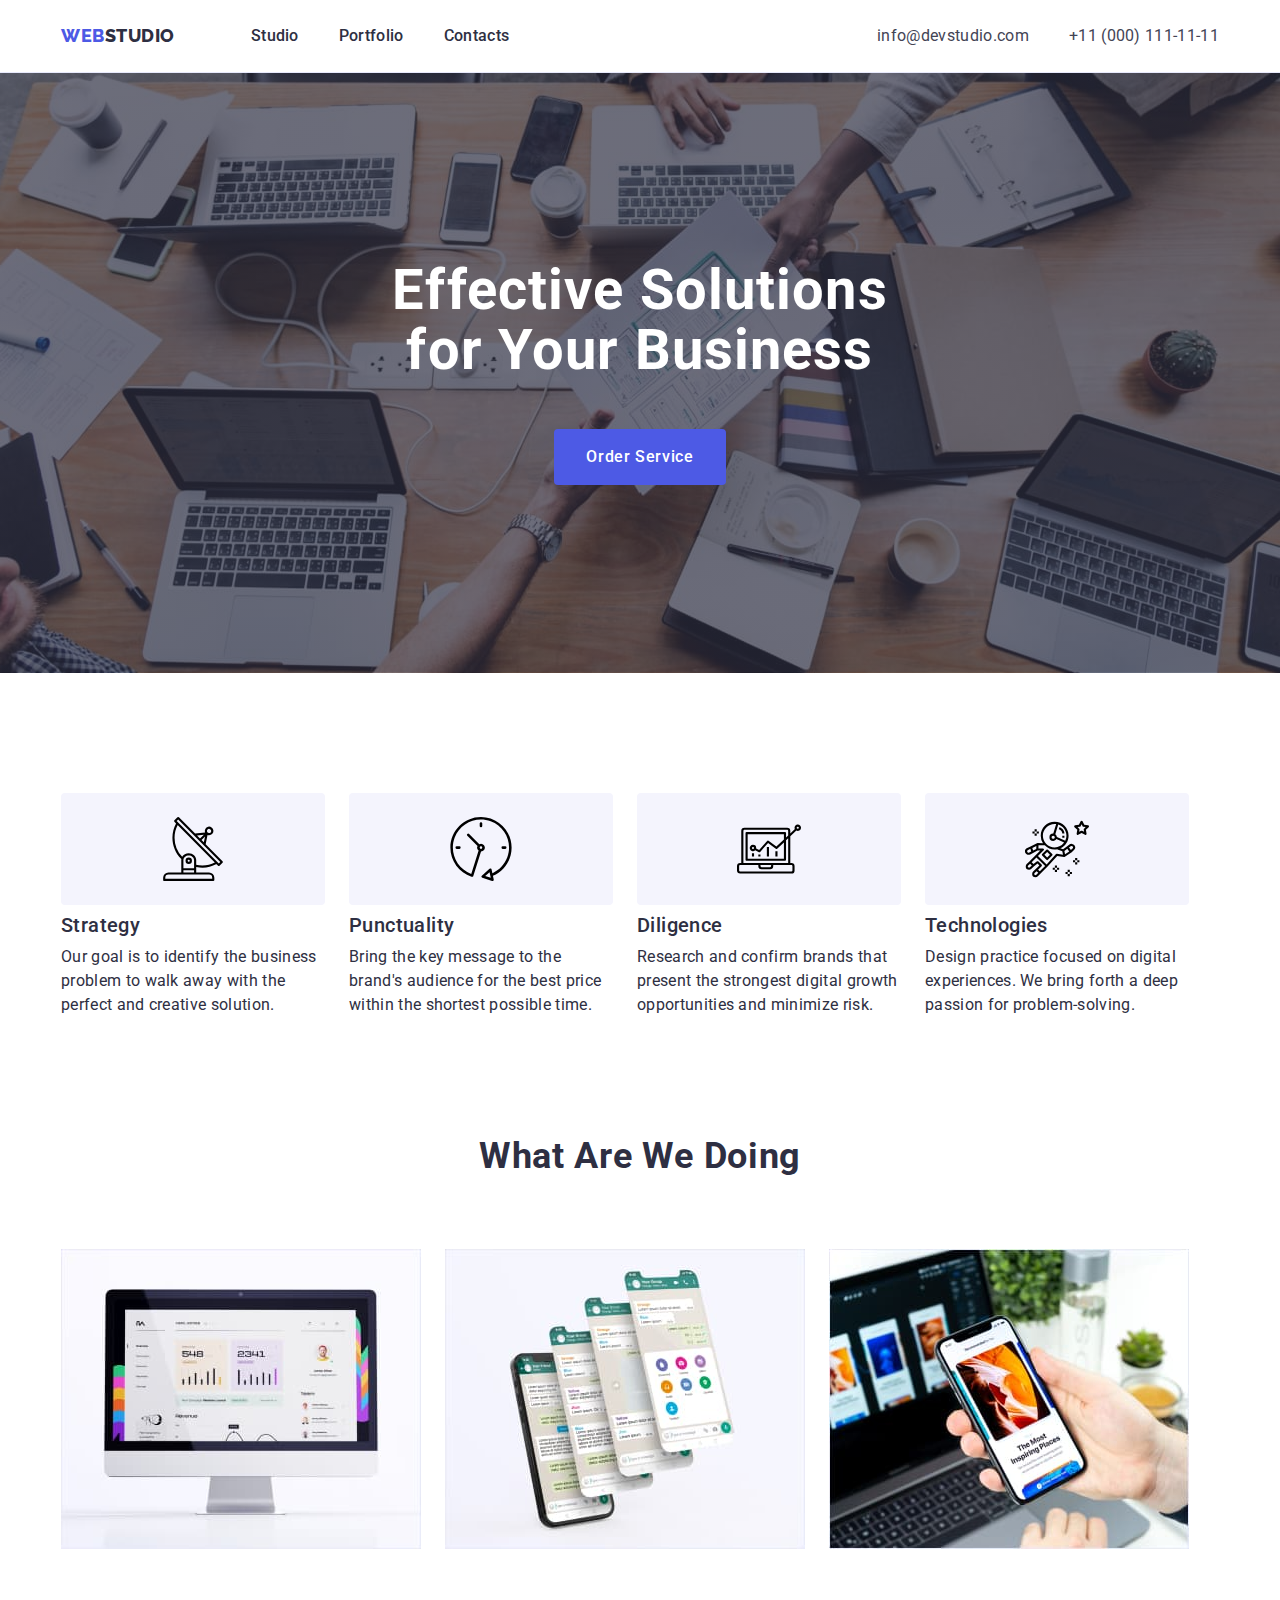
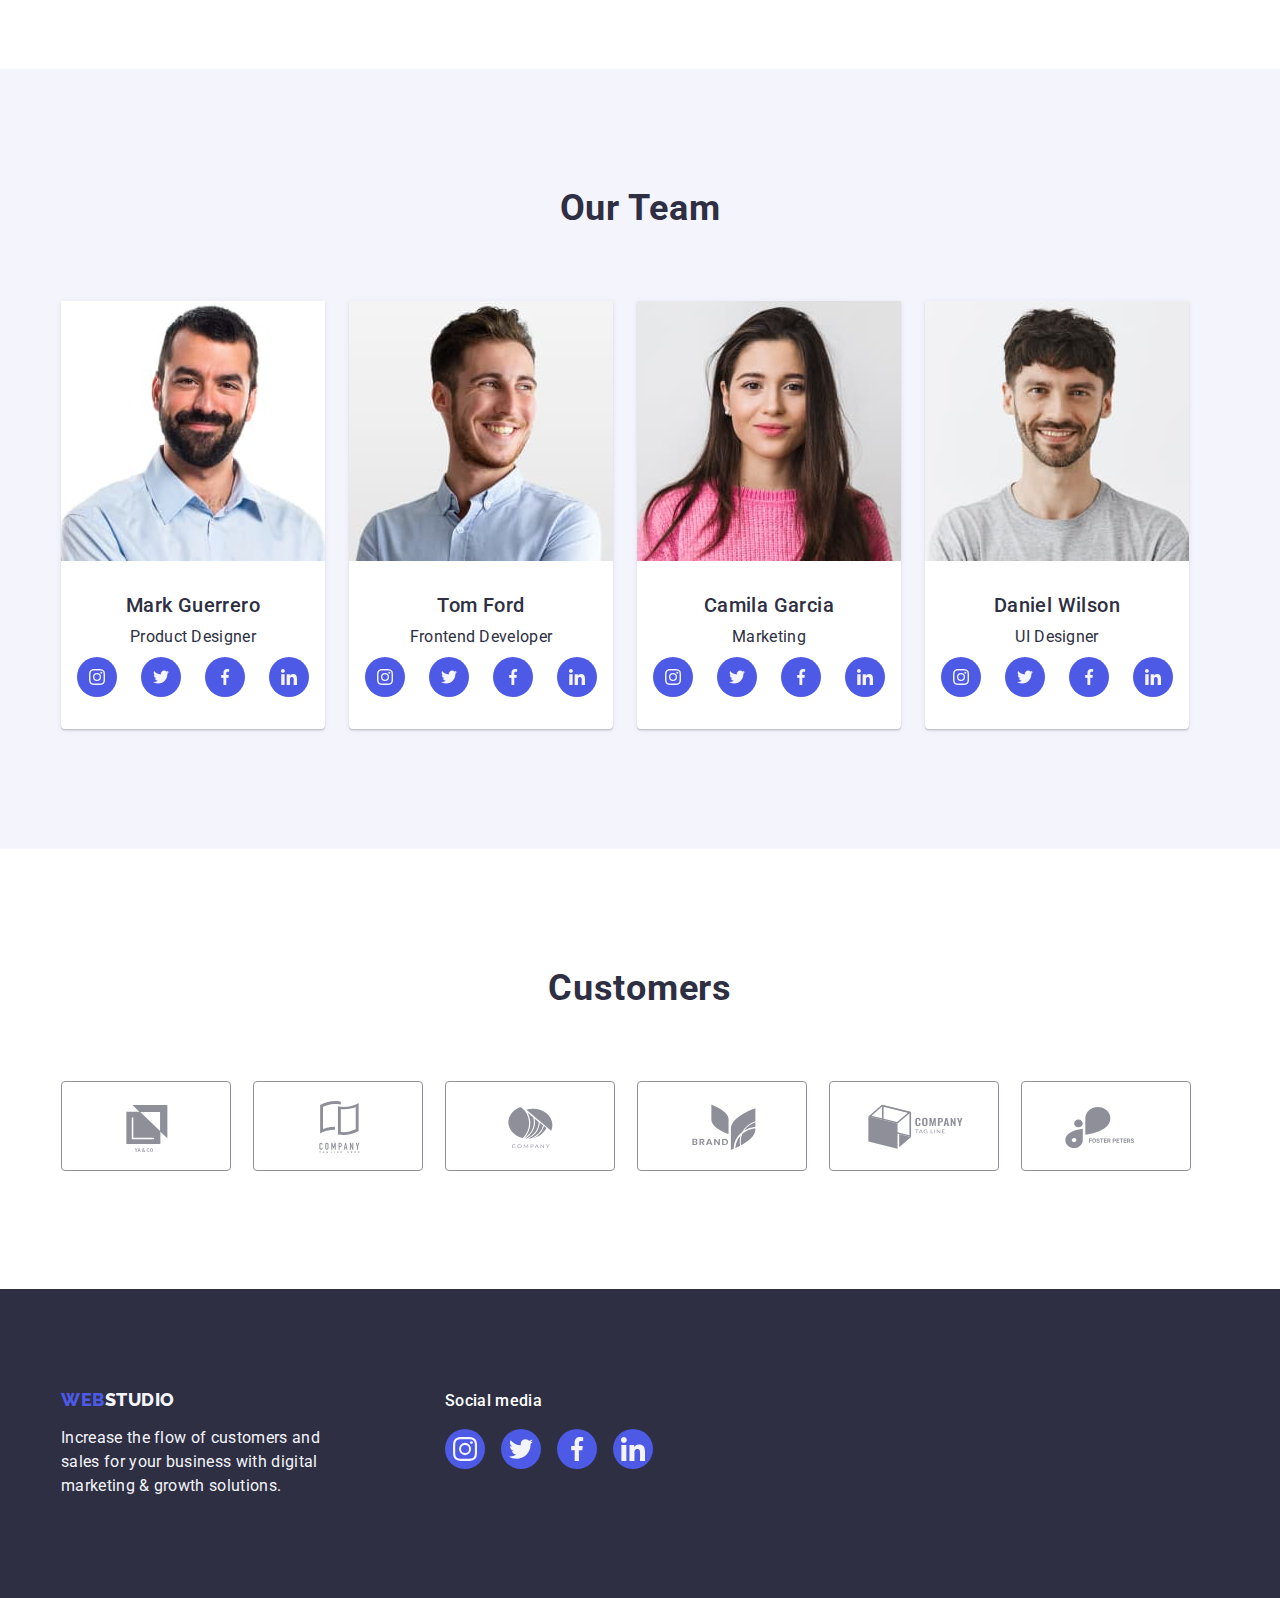
<file: index.html>
<!DOCTYPE html>
<html lang="en">
  <head>
    <meta charset="UTF-8" />
    <meta http-equiv="X-UA-Compatible" content="IE=edge" />
    <meta name="viewport" content="width=device-width, initial-scale=1.0" />
    <link rel="preconnect" href="https://fonts.googleapis.com" />
    <link rel="preconnect" href="https://fonts.gstatic.com" crossorigin />
    <link
      rel="stylesheet"
      href="https://fonts.googleapis.com/css2?family=Raleway:wght@800&family=Roboto:wght@400;500;700&display=swap"
    />
    <link
      rel="stylesheet"
      href="https://cdnjs.cloudflare.com/ajax/libs/modern-normalize/2.0.0/modern-normalize.min.css"
      integrity="sha512-4xo8blKMVCiXpTaLzQSLSw3KFOVPWhm/TRtuPVc4WG6kUgjH6J03IBuG7JZPkcWMxJ5huwaBpOpnwYElP/m6wg=="
      crossorigin="anonymous"
      referrerpolicy="no-referrer"
    />
    <link rel="stylesheet" href="./css/styles.css" />
    <title>Document</title>
  </head>

  <body>
    <header class="header">
      <div class="container">
        <nav class="site-nav">
          <a href="./index.html" class="logo link"
            >Web<span class="logo-word">Studio</span></a
          >
          <ul class="list">
            <li>
              <a href="./index.html" class="list-item link">Studio</a>
            </li>
            <li>
              <a href="./portfolio.html" class="list-item link">Portfolio</a>
            </li>
            <li>
              <a href="" class="list-item link">Contacts</a>
            </li>
          </ul>
        </nav>

        <address class="address-nav">
          <ul class="list">
            <li class="list-item">
              <a href="mailto:info@devstudio.com" class="link"
                >info@devstudio.com</a
              >
            </li>
            <li class="list-item">
              <a href="tel:+110001111111" class="link">+11 (000) 111-11-11</a>
            </li>
          </ul>
        </address>
      </div>
    </header>

    <main>
      <section class="hero">
        <div class="hero-container container">
          <h1 class="header">Effective Solutions for Your Business</h1>
          <button type="button" class="button">Order Service</button>
        </div>
      </section>

      <section class="traits">
        <div class="container">
          <h2 class="visually-hidden">Our traits</h2>
          <ul class="list">
            <li class="list-item">
              <div class="traits-icon-container">
                <svg class="traits-icon" width="64" height="64">
                  <use href="./images/icons.svg#strategy"></use>
                </svg>
              </div>
              <h3 class="header">Strategy</h3>
              <p class="paragraph">
                Our goal is to identify the business problem to walk away with
                the perfect and creative solution.
              </p>
            </li>
            <li class="list-item">
              <div class="traits-icon-container">
                <svg class="traits-icon" width="64" height="64">
                  <use href="./images/icons.svg#punctuality"></use>
                </svg>
              </div>
              <h3 class="header">Punctuality</h3>
              <p class="paragraph">
                Bring the key message to the brand's audience for the best price
                within the shortest possible time.
              </p>
            </li>
            <li class="list-item">
              <div class="traits-icon-container">
                <svg class="traits-icon" width="64" height="64">
                  <use href="./images/icons.svg#diligence"></use>
                </svg>
              </div>
              <h3 class="header">Diligence</h3>
              <p class="paragraph">
                Research and confirm brands that present the strongest digital
                growth opportunities and minimize risk.
              </p>
            </li>
            <li class="list-item">
              <div class="traits-icon-container">
                <svg class="traits-icon" width="64" height="64">
                  <use href="./images/icons.svg#technologies"></use>
                </svg>
              </div>
              <h3 class="header">Technologies</h3>
              <p class="paragraph">
                Design practice focused on digital experiences. We bring forth a
                deep passion for problem-solving.
              </p>
            </li>
          </ul>
        </div>
      </section>

      <section class="projects">
        <div class="container">
          <h2 class="header">What are we doing</h2>
          <ul class="list">
            <li class="projects-item">
              <img
                src="./images/what_we_doing_img_1.jpg"
                alt="Screen with charts"
                width="360"
              />
            </li>
            <li class="projects-item">
              <img
                src="./images/what_we_doing_img_2.jpg"
                alt="Smartphone with messenger"
                width="360"
              />
            </li>
            <li class="projects-item">
              <img
                src="./images/what_we_doing_img_3.jpg"
                alt="Smartphone and laptop demonstrating app"
                width="360"
              />
            </li>
          </ul>
        </div>
      </section>

      <section class="team">
        <div class="container">
          <h2 class="header">Our Team</h2>
          <ul class="list">
            <li class="member-card">
              <img
                src="./images/our_team_1.jpg"
                alt="Product Designer"
                width="264"
              />
              <div class="member-text">
                <h3 class="member-name">Mark Guerrero</h3>
                <p class="member-role">Product Designer</p>
                <ul class="member-icons">
                  <li class="member-icon-container">
                    <a href="instagram.com" class="member-icon-link">
                      <svg class="member-icon" width="16" height="16">
                        <use href="./images/icons.svg#instagram"></use>
                      </svg>
                    </a>
                  </li>
                  <li class="member-icon-container">
                    <a href="twitter.com" class="member-icon-link">
                      <svg class="member-icon" width="16" height="16">
                        <use href="./images/icons.svg#twitter"></use>
                      </svg>
                    </a>
                  </li>
                  <li class="member-icon-container">
                    <a href="facebook.com" class="member-icon-link">
                      <svg class="member-icon" width="16" height="16">
                        <use href="./images/icons.svg#facebook"></use>
                      </svg>
                    </a>
                  </li>
                  <li class="member-icon-container">
                    <a href="linkedin.com" class="member-icon-link">
                      <svg class="member-icon" width="16" height="16">
                        <use href="./images/icons.svg#linkedin"></use>
                      </svg>
                    </a>
                  </li>
                </ul>
              </div>
            </li>
            <li class="member-card">
              <img
                src="./images/our_team_2.jpg"
                alt="Frontend Developer"
                width="264"
              />
              <div class="member-text">
                <h3 class="member-name">Tom Ford</h3>
                <p class="member-role">Frontend Developer</p>
                <ul class="member-icons">
                  <li class="member-icon-container">
                    <a href="instagram.com" class="member-icon-link">
                      <svg class="member-icon" width="16" height="16">
                        <use href="./images/icons.svg#instagram"></use>
                      </svg>
                    </a>
                  </li>
                  <li class="member-icon-container">
                    <a href="twitter.com" class="member-icon-link">
                      <svg class="member-icon" width="16" height="16">
                        <use href="./images/icons.svg#twitter"></use>
                      </svg>
                    </a>
                  </li>
                  <li class="member-icon-container">
                    <a href="facebook.com" class="member-icon-link">
                      <svg class="member-icon" width="16" height="16">
                        <use href="./images/icons.svg#facebook"></use>
                      </svg>
                    </a>
                  </li>
                  <li class="member-icon-container">
                    <a href="linkedin.com" class="member-icon-link">
                      <svg class="member-icon" width="16" height="16">
                        <use href="./images/icons.svg#linkedin"></use>
                      </svg>
                    </a>
                  </li>
                </ul>
              </div>
            </li>
            <li class="member-card">
              <img src="./images/our_team_3.jpg" alt="Marketing" width="264" />
              <div class="member-text">
                <h3 class="member-name">Camila Garcia</h3>
                <p class="member-role">Marketing</p>
                <ul class="member-icons">
                  <li class="member-icon-container">
                    <a href="instagram.com" class="member-icon-link">
                      <svg class="member-icon" width="16" height="16">
                        <use href="./images/icons.svg#instagram"></use>
                      </svg>
                    </a>
                  </li>
                  <li class="member-icon-container">
                    <a href="twitter.com" class="member-icon-link">
                      <svg class="member-icon" width="16" height="16">
                        <use href="./images/icons.svg#twitter"></use>
                      </svg>
                    </a>
                  </li>
                  <li class="member-icon-container">
                    <a href="facebook.com" class="member-icon-link">
                      <svg class="member-icon" width="16" height="16">
                        <use href="./images/icons.svg#facebook"></use>
                      </svg>
                    </a>
                  </li>
                  <li class="member-icon-container">
                    <a href="linkedin.com" class="member-icon-link">
                      <svg class="member-icon" width="16" height="16">
                        <use href="./images/icons.svg#linkedin"></use>
                      </svg>
                    </a>
                  </li>
                </ul>
              </div>
            </li>
            <li class="member-card">
              <img
                src="./images/our_team_4.jpg"
                alt="UI Designer"
                width="264"
              />
              <div class="member-text">
                <h3 class="member-name">Daniel Wilson</h3>
                <p class="member-role">UI Designer</p>
                <ul class="member-icons">
                  <li class="member-icon-container">
                    <a href="instagram.com" class="member-icon-link">
                      <svg class="member-icon" width="16" height="16">
                        <use href="./images/icons.svg#instagram"></use>
                      </svg>
                    </a>
                  </li>
                  <li class="member-icon-container">
                    <a href="twitter.com" class="member-icon-link">
                      <svg class="member-icon" width="16" height="16">
                        <use href="./images/icons.svg#twitter"></use>
                      </svg>
                    </a>
                  </li>
                  <li class="member-icon-container">
                    <a href="facebook.com" class="member-icon-link">
                      <svg class="member-icon" width="16" height="16">
                        <use href="./images/icons.svg#facebook"></use>
                      </svg>
                    </a>
                  </li>
                  <li class="member-icon-container">
                    <a href="linkedin.com" class="member-icon-link">
                      <svg class="member-icon" width="16" height="16">
                        <use href="./images/icons.svg#linkedin"></use>
                      </svg>
                    </a>
                  </li>
                </ul>
              </div>
            </li>
          </ul>
        </div>
      </section>

      <section class="customers">
        <div class="container">
          <h2 class="header">Customers</h2>
          <ul class="customers-list">
            <li class="customer-icon-container">
              <a href="" class="customer-icon-link link">
                <svg class="customer-icon" width="104" height="56">
                  <use href="./images/icons.svg#customer_1"></use>
                </svg>
              </a>
            </li>
            <li class="customer-icon-container">
              <a href="" class="customer-icon-link link">
                <svg class="customer-icon" width="104" height="56">
                  <use href="./images/icons.svg#customer_2"></use>
                </svg>
              </a>
            </li>
            <li class="customer-icon-container">
              <a href="" class="customer-icon-link link">
                <svg class="customer-icon" width="104" height="56">
                  <use href="./images/icons.svg#customer_3"></use>
                </svg>
              </a>
            </li>
            <li class="customer-icon-container">
              <a href="" class="customer-icon-link link">
                <svg class="customer-icon" width="104" height="56">
                  <use href="./images/icons.svg#customer_4"></use>
                </svg>
              </a>
            </li>
            <li class="customer-icon-container">
              <a href="" class="customer-icon-link link">
                <svg class="customer-icon" width="104" height="56">
                  <use href="./images/icons.svg#customer_5"></use>
                </svg>
              </a>
            </li>
            <li class="customer-icon-container">
              <a href="" class="customer-icon-link link">
                <svg class="customer-icon" width="104" height="56">
                  <use href="./images/icons.svg#customer_6"></use>
                </svg>
              </a>
            </li>
          </ul>
        </div>
      </section>
    </main>
    <footer class="footer">
      <div class="container">
        <div class="footer-left">
          <a href="./index.html" class="logo link"
            >Web<span class="logo-word">Studio</span></a
          >
          <p class="footer-text">
            Increase the flow of customers and sales for your business with
            digital marketing & growth solutions.
          </p>
        </div>
        <div class="footer-socials">
          <p class="socials-header">Social media</p>
          <ul class="footer-socials-icons list">
            <li class="footer-icon-container">
              <a href="instagram.com" class="footer-icon-link">
                <svg class="footer-icon" width="24" height="24">
                  <use href="./images/icons.svg#instagram"></use>
                </svg>
              </a>
            </li>
            <li class="footer-icon-container">
              <a href="twitter.com" class="footer-icon-link">
                <svg class="footer-icon" width="24" height="24">
                  <use href="./images/icons.svg#twitter"></use>
                </svg>
              </a>
            </li>
            <li class="footer-icon-container">
              <a href="facebook.com" class="footer-icon-link">
                <svg class="footer-icon" width="24" height="24">
                  <use href="./images/icons.svg#facebook"></use>
                </svg>
              </a>
            </li>
            <li class="footer-icon-container">
              <a href="linkedin.com" class="footer-icon-link">
                <svg class="footer-icon" width="24" height="24">
                  <use href="./images/icons.svg#linkedin"></use>
                </svg>
              </a>
            </li>
          </ul>
        </div>
      </div>
    </footer>
  </body>
</html>
</file>
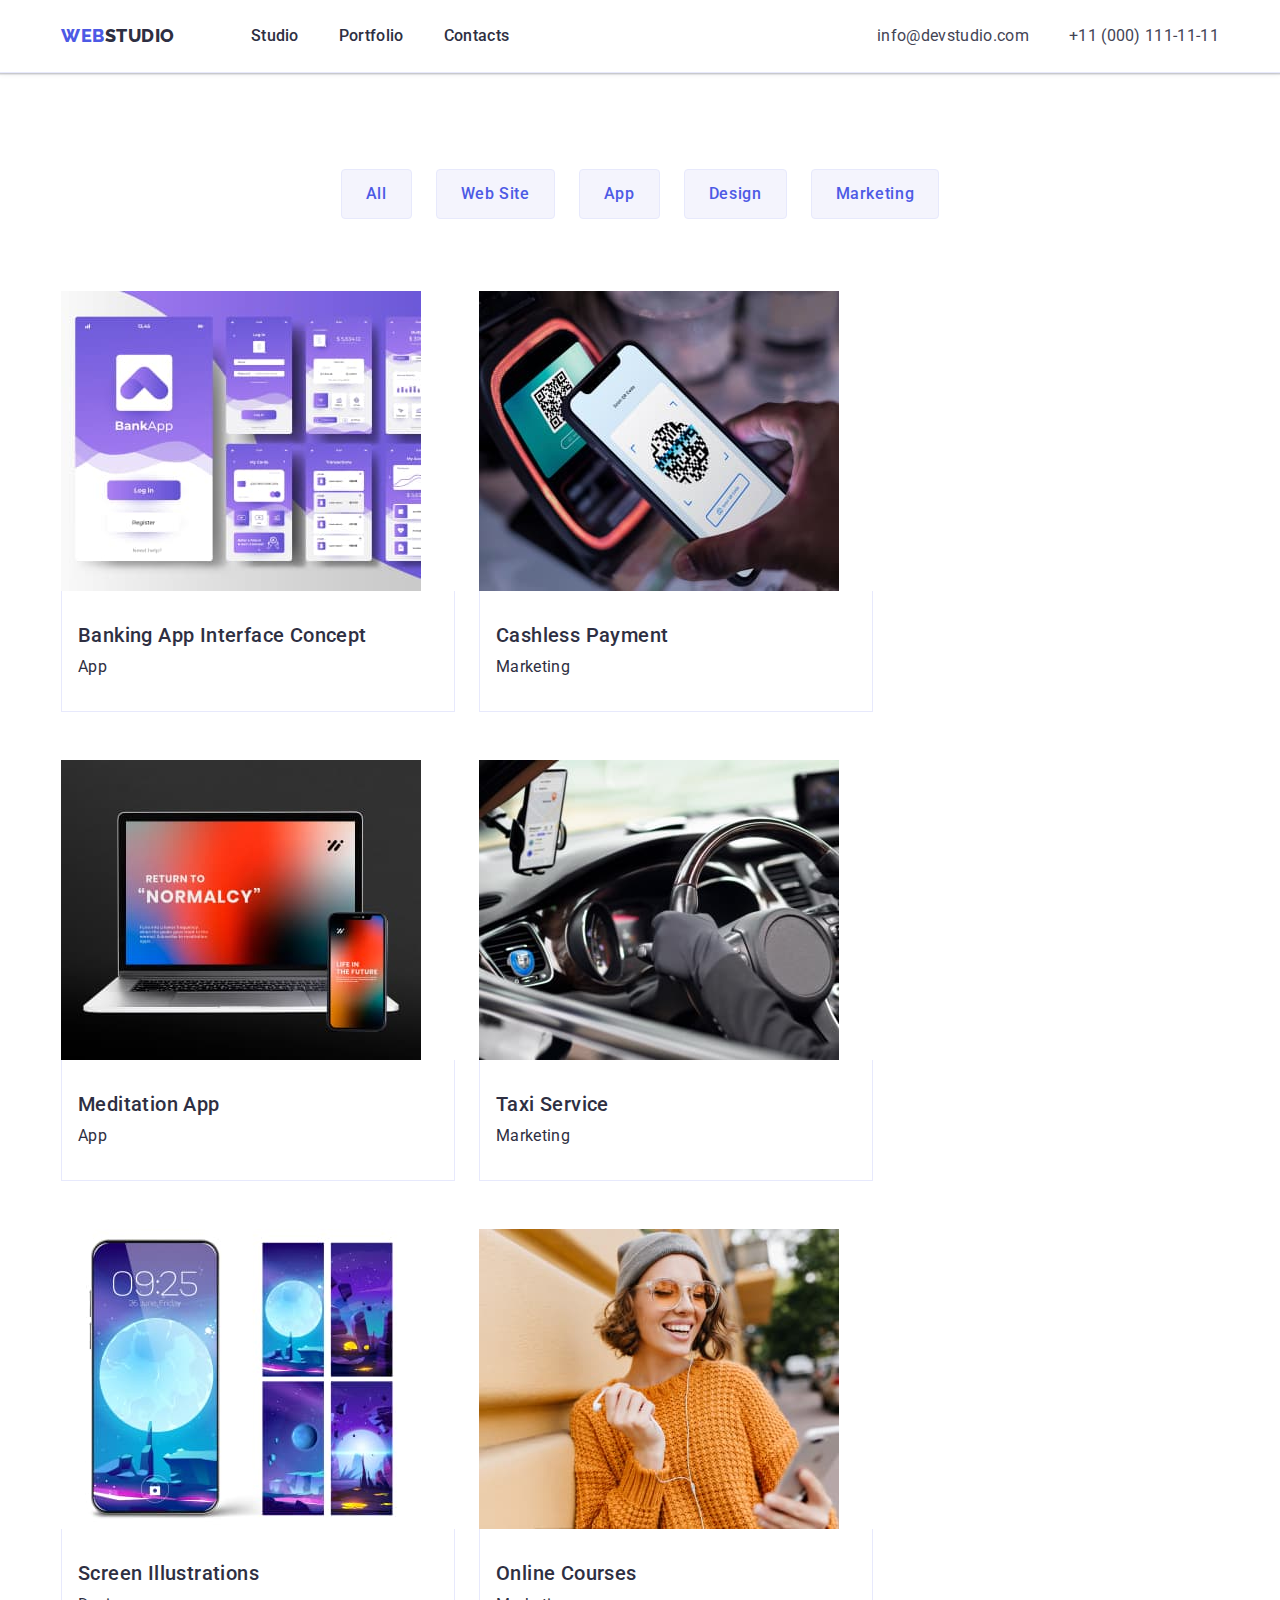
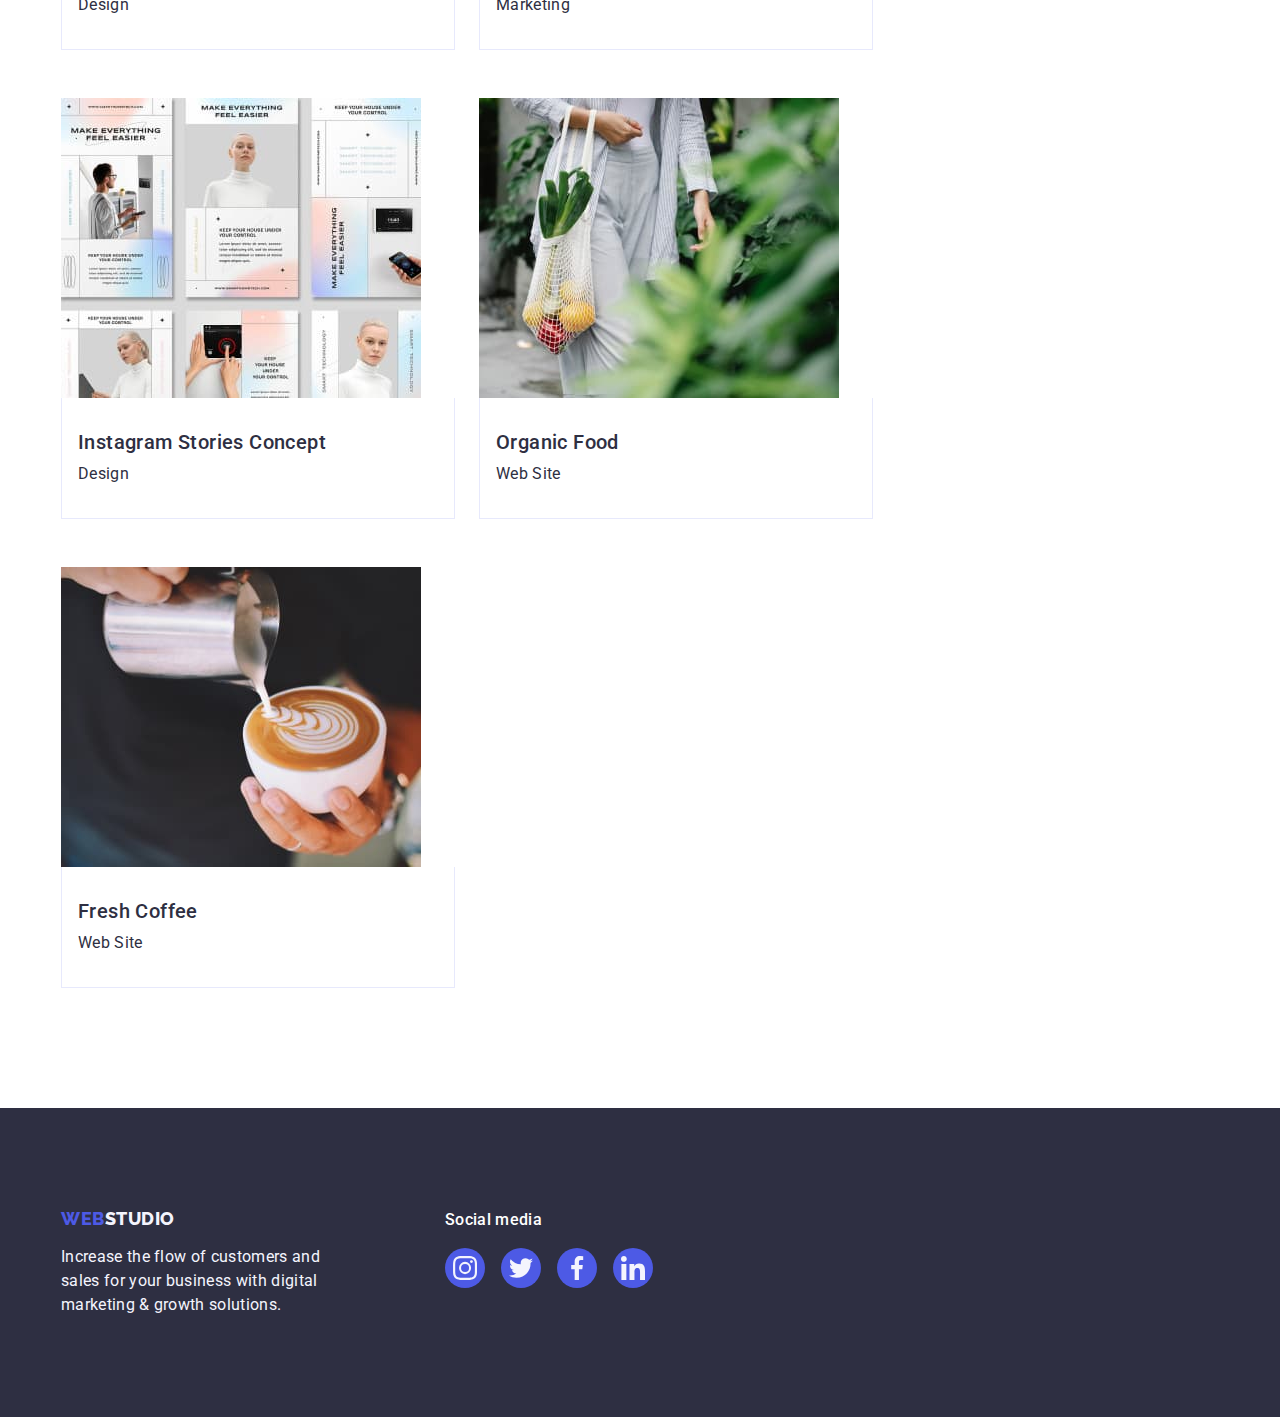
<file: portfolio.html>
<!DOCTYPE html>
<html lang="en">
  <head>
    <meta charset="UTF-8" />
    <meta http-equiv="X-UA-Compatible" content="IE=edge" />
    <meta name="viewport" content="width=device-width, initial-scale=1.0" />
    <link rel="preconnect" href="https://fonts.googleapis.com" />
    <link rel="preconnect" href="https://fonts.gstatic.com" crossorigin />
    <link
      rel="stylesheet"
      href="https://fonts.googleapis.com/css2?family=Raleway:wght@800&family=Roboto:wght@400;500;700&display=swap"
    />
    <link
      rel="stylesheet"
      href="https://cdnjs.cloudflare.com/ajax/libs/modern-normalize/2.0.0/modern-normalize.min.css"
      integrity="sha512-4xo8blKMVCiXpTaLzQSLSw3KFOVPWhm/TRtuPVc4WG6kUgjH6J03IBuG7JZPkcWMxJ5huwaBpOpnwYElP/m6wg=="
      crossorigin="anonymous"
      referrerpolicy="no-referrer"
    />
    <link rel="stylesheet" href="./css/styles.css" />
    <title>Document</title>
  </head>

  <body>
    <header class="header">
      <div class="container">
        <nav class="site-nav">
          <a href="./index.html" class="logo link"
            >Web<span class="logo-word">Studio</span></a
          >
          <ul class="list">
            <li>
              <a href="./index.html" class="list-item link">Studio</a>
            </li>
            <li>
              <a href="./portfolio.html" class="list-item link">Portfolio</a>
            </li>
            <li>
              <a href="" class="list-item link">Contacts</a>
            </li>
          </ul>
        </nav>

        <address class="address-nav">
          <ul class="list">
            <li class="list-item">
              <a href="mailto:info@devstudio.com" class="link"
                >info@devstudio.com</a
              >
            </li>
            <li class="list-item">
              <a href="tel:+110001111111" class="link">+11 (000) 111-11-11</a>
            </li>
          </ul>
        </address>
      </div>
    </header>

    <main>
      <section class="portfolio">
        <div class="container">
          <h1 class="visually-hidden">Portfolio</h1>
          <ul class="button-list list">
            <li>
              <button type="button" class="filter-button">All</button>
            </li>
            <li>
              <button type="button" class="filter-button">Web Site</button>
            </li>
            <li>
              <button type="button" class="filter-button">App</button>
            </li>
            <li>
              <button type="button" class="filter-button">Design</button>
            </li>
            <li>
              <button type="button" class="filter-button">Marketing</button>
            </li>
          </ul>

          <ul class="projects-list list">
            <li class="portfolio-item">
              <a href="" class="link">
                <img
                  src="./images/banking_app.jpg"
                  alt="Banking App Interface Concept"
                  width="360"
                />
                <div class="portfolio-item-text">
                  <h2 class="header">Banking App Interface Concept</h2>
                  <p class="text">App</p>
                </div>
              </a>
            </li>
            <li class="portfolio-item">
              <a href="" class="link">
                <img
                  src="./images/cashless_payment.jpg"
                  alt="Cashless Payment"
                  width="360"
                />
                <div class="portfolio-item-text">
                  <h2 class="header">Cashless Payment</h2>
                  <p class="text">Marketing</p>
                </div>
              </a>
            </li>
            <li class="portfolio-item">
              <a href="" class="link">
                <img
                  src="./images/meditation_app.jpg"
                  alt="Meditation App"
                  width="360"
                />
                <div class="portfolio-item-text">
                  <h2 class="header">Meditation App</h2>
                  <p class="text">App</p>
                </div>
              </a>
            </li>
            <li class="portfolio-item">
              <a href="" class="link">
                <img
                  src="./images/taxi_service.jpg"
                  alt="Taxi Service"
                  width="360"
                />
                <div class="portfolio-item-text">
                  <h2 class="header">Taxi Service</h2>
                  <p class="text">Marketing</p>
                </div>
              </a>
            </li>
            <li class="portfolio-item">
              <a href="" class="link">
                <img
                  src="./images/screen_illustrations.jpg"
                  alt="Screen Illustrations"
                  width="360"
                />
                <div class="portfolio-item-text">
                  <h2 class="header">Screen Illustrations</h2>
                  <p class="text">Design</p>
                </div>
              </a>
            </li>
            <li class="portfolio-item">
              <a href="" class="link">
                <img
                  src="./images/online_courses.jpg"
                  alt="Online Courses"
                  width="360"
                />
                <div class="portfolio-item-text">
                  <h2 class="header">Online Courses</h2>
                  <p class="text">Marketing</p>
                </div>
              </a>
            </li>
            <li class="portfolio-item">
              <a href="" class="link">
                <img
                  src="./images/instagram_stories.jpg"
                  alt="Instagram Stories Concept"
                  width="360"
                />
                <div class="portfolio-item-text">
                  <h2 class="header">Instagram Stories Concept</h2>
                  <p class="text">Design</p>
                </div>
              </a>
            </li>
            <li class="portfolio-item">
              <a href="" class="link">
                <img
                  src="./images/organic_food.jpg"
                  alt="Organic Food"
                  width="360"
                />
                <div class="portfolio-item-text">
                  <h2 class="header">Organic Food</h2>
                  <p class="text">Web Site</p>
                </div>
              </a>
            </li>
            <li class="portfolio-item">
              <a href="" class="link">
                <img
                  src="./images/fresh_coffee.jpg"
                  alt="Fresh Coffee"
                  width="360"
                />
                <div class="portfolio-item-text">
                  <h2 class="header">Fresh Coffee</h2>
                  <p class="text">Web Site</p>
                </div>
              </a>
            </li>
          </ul>
        </div>
      </section>
    </main>

    <footer class="footer">
      <div class="container">
        <div class="footer-left">
          <a href="./index.html" class="logo link"
            >Web<span class="logo-word">Studio</span></a
          >
          <p class="footer-text">
            Increase the flow of customers and sales for your business with
            digital marketing & growth solutions.
          </p>
        </div>
        <div class="footer-socials">
          <p class="socials-header">Social media</p>
          <ul class="footer-socials-icons list">
            <li class="footer-icon-container">
              <a href="instagram.com" class="footer-icon-link">
                <svg class="footer-icon" width="24" height="24">
                  <use href="./images/icons.svg#instagram"></use>
                </svg>
              </a>
            </li>
            <li class="footer-icon-container">
              <a href="twitter.com" class="footer-icon-link">
                <svg class="footer-icon" width="24" height="24">
                  <use href="./images/icons.svg#twitter"></use>
                </svg>
              </a>
            </li>
            <li class="footer-icon-container">
              <a href="facebook.com" class="footer-icon-link">
                <svg class="footer-icon" width="24" height="24">
                  <use href="./images/icons.svg#facebook"></use>
                </svg>
              </a>
            </li>
            <li class="footer-icon-container">
              <a href="linkedin.com" class="footer-icon-link">
                <svg class="footer-icon" width="24" height="24">
                  <use href="./images/icons.svg#linkedin"></use>
                </svg>
              </a>
            </li>
          </ul>
        </div>
      </div>
    </footer>
  </body>
</html>
</file>
<file: css/styles.css>
:root {
  --main-blue-color: #4d5ae5;
  --main-header-color: #2e2f42;
  --main-text-color: #434455;
  --link-hover-color: #404bbf;
  --cloud: #f4f4fd;
  --cornflower: #e7e9fc;
  --light-slate: #8e8f99;
}

/* Reset */

h1,
h2,
h3,
ul,
li,
p {
  color: var(--main-header-color);
  margin: 0;
  padding: 0;
}

body {
  margin: 0;
  font-family: 'Roboto', sans-serif;
  font-size: 16px;
  line-height: 1.5;
  letter-spacing: 0.02em;
  color: var(--main-text-color);
  background-color: #ffffff;
}

ul {
  list-style: none;
}

img {
  display: block;
}

.visually-hidden {
  position: absolute;
  width: 1px;
  height: 1px;
  margin: -1px;
  border: 0;
  padding: 0;

  white-space: nowrap;
  clip-path: inset(100%);
  clip: rect(0 0 0 0);
  overflow: hidden;
}

.container {
  width: 1158px;
  padding: 0 15px;
  margin: 0 auto;
}

header {
  border-bottom: 1px solid var(--cornflower);
  box-shadow: 0px 2px 1px rgba(46, 47, 66, 0.08),
    0px 1px 1px rgba(46, 47, 66, 0.16), 0px 1px 6px rgba(46, 47, 66, 0.08);
}

header .container {
  display: flex;
}

header .list-item {
  padding: 24px 0;
}

.link {
  text-decoration: none;
}

.button-list {
  display: flex;
  gap: 24px;
  margin-bottom: 72px;
  justify-content: center;
}

.projects-list {
  display: flex;
  flex-wrap: wrap;
  column-gap: 24px;
  row-gap: 48px;
}

.portfolio {
  padding-top: 96px;
  padding-bottom: 120px;
}

.portfolio .container {
  display: flex;
  flex-direction: column;
  align-items: center;
}

.filter-button {
  color: var(--main-blue-color);
  background-color: var(--cloud);
  border-color: transparent;
  font-family: 'Roboto', sans-serif;
  font-style: normal;
  font-weight: 500;
  font-size: 16px;
  line-height: 1.5;
  letter-spacing: 0.04em;
  cursor: pointer;
  padding: 12px 24px;
  border-radius: 4px;
  border: 1px solid var(--cornflower);
}

.portfolio-item .header {
  color: var(--main-header-color);
  font-family: 'Roboto', sans-serif;
  font-style: normal;
  font-weight: 500;
  font-size: 20px;
  line-height: 1.2;
  letter-spacing: 0.02em;
  margin-bottom: 8px;
}

.filter-button:hover,
.filter-button:focus {
  color: #ffffff;
  background-color: var(--link-hover-color);
  border: 1px solid transparent;
  box-shadow: 0px 3px 1px rgba(0, 0, 0, 0.1), 0px 2px 1px rgba(0, 0, 0, 0.08),
    0px 2px 2px rgba(0, 0, 0, 0.12);
}

.portfolio-item .link {
  display: block;
}

.portfolio-item .link:hover,
.portfolio-item .link:focus {
  box-shadow: 0px 1px 6px rgba(46, 47, 66, 0.08),
    0px 1px 1px rgba(46, 47, 66, 0.16), 0px 2px 1px rgba(46, 47, 66, 0.08);
}

.portfolio-item-text {
  color: var(--main-text-color);
  width: 360px;
  padding: 32px 16px;
  border: 1px solid var(--cornflower);
  border-top: 0;
}

.logo {
  color: var(--main-blue-color);
  font-family: 'Raleway', sans-serif;
  font-weight: 800;
  font-size: 18px;
  line-height: 1.17;
  letter-spacing: 0.03em;
  text-transform: uppercase;
  margin-right: 76px;
}

.logo-word {
  color: var(--main-header-color);
}

.site-nav {
  width: 261px;
  display: flex;
  align-items: center;
}

.site-nav .list {
  display: flex;
  gap: 40px;
}

.site-nav .list .link {
  color: var(--main-header-color);
  font-weight: 500;
  font-size: 16px;
  line-height: 1.5;
  letter-spacing: 0.02em;
}

.button {
  display: flex;
  border: none;
}

.site-nav .list .link:hover,
.site-nav .list .link:focus {
  color: var(--link-hover-color);
}

.address-nav {
  font-style: normal;
  margin-left: auto;
}

.address-nav .list {
  display: flex;
  gap: 40px;
}

.address-nav .link {
  color: var(--main-text-color);
}

.address-nav .link:hover,
.address-nav .link:focus {
  color: var(--link-hover-color);
}

.hero {
  padding: 188px 0;
  background-image: linear-gradient(
      rgba(46, 47, 66, 0.7),
      rgba(46, 47, 66, 0.7)
    ),
    url(../images/hero-background.jpg);
  background-repeat: no-repeat;
  background-size: cover;
  background-position: center;
  margin: 0 auto;
  max-width: 1440px;
}

.hero .container {
  display: flex;
  justify-content: center;
  align-items: center;
  flex-direction: column;
  gap: 48px;
}

.hero .header {
  color: #ffffff;
  font-weight: 700;
  font-size: 56px;
  line-height: 1.07;
  text-align: center;
  letter-spacing: 0.02em;
  max-width: 496px;
}

.hero .button {
  color: #ffffff;
  background-color: var(--main-blue-color);
  font-family: 'Roboto', sans-serif;
  font-weight: 500;
  font-size: 16px;
  line-height: 1.5;
  text-align: center;
  letter-spacing: 0.04em;
  cursor: pointer;
  margin: 0 auto;
  padding: 16px 32px;
  border-radius: 4px;
  display: block;
  min-width: 169px;
}

.hero .button:hover,
.hero .button:focus {
  background-color: var(--link-hover-color);
}

.traits {
  padding: 120px 0;
}

.traits .header {
  font-weight: 500;
  font-size: 20px;
  line-height: 1.2;
  letter-spacing: 0.02em;
  margin-bottom: 8px;
}

.traits-icon-container {
  background-color: var(--cloud);
  margin-bottom: 8px;
  width: 264px;
  height: 112px;
  display: flex;
  justify-content: center;
  align-items: center;
  border-radius: 4px;
}

.traits .list {
  display: flex;
  gap: 24px;
}

.traits .list-item {
  width: 264px;
}

.projects .list,
.team .list {
  display: flex;
  gap: 24px;
}

.projects .header {
  margin-bottom: 72px;
}

.projects {
  padding-bottom: 120px;
}

.projects-item {
  height: 300px;
  flex-basis: calc(100% - 48px) / 3;
}

.member-name {
  font-weight: 500;
  font-size: 20px;
  line-height: 1.2;
  text-align: center;
  letter-spacing: 0.02em;
  margin-bottom: 8px;
}

.member-role {
  text-align: center;
  margin-bottom: 8px;
}

.team {
  background-color: var(--cloud);
  padding: 120px 0;
}

.team .header {
  margin-bottom: 72px;
}

.team .member-text {
  padding: 32px 16px;
}

.projects .header,
.team .header {
  font-weight: 700;
  font-size: 36px;
  line-height: 1.11;
  text-align: center;
  letter-spacing: 0.02em;
  text-transform: capitalize;
}

.member-card {
  background-color: #ffffff;
  width: 264px;
  border-radius: 0px 0px 4px 4px;
  box-shadow: 0px 2px 1px 0px rgba(46, 47, 66, 0.08),
    0px 1px 1px 0px rgba(46, 47, 66, 0.16),
    0px 1px 6px 0px rgba(46, 47, 66, 0.08);
}

.member-text {
  display: flex;
  flex-direction: column;
}

.member-icons {
  width: 100%;
  display: flex;
  justify-content: center;
  gap: 24px;
}

.member-icon-container {
  width: 40px;
  height: 40px;
  display: flex;
  justify-content: center;
  align-items: center;
}

.member-icon-link {
  width: 100%;
  height: 100%;
  background-color: var(--main-blue-color);
  border-radius: 50%;
  display: flex;
  justify-content: center;
  align-items: center;
}

.member-icon-link:hover,
.member-icon-link:focus {
  background-color: #404bbf;
}

.member-icon {
  fill: var(--cloud);
}

.customers {
  padding: 120px 0;
}

.customers .container {
  display: flex;
  flex-direction: column;
  justify-content: center;
  align-items: center;
}

.customers-list {
  display: flex;
  gap: 24px;
  width: 100%;
}

.customer-icon-container {
  width: 168px;
  height: 88px;
}

.customer-icon-link {
  width: 100%;
  height: 100%;
  border: 1px solid var(--light-slate);
  display: flex;
  justify-content: center;
  align-items: center;
  border-radius: 4px;
  color: var(--light-slate);
}

.customer-icon-link:hover,
.customer-icon-link:focus {
  border-color: var(--link-hover-color);
  color: var(--link-hover-color);
}

.customer-icon {
  fill: currentColor;
}

.customers .header {
  margin-bottom: 72px;
  font-size: 36px;
  font-family: Roboto, sans-serif;
  font-weight: 700;
  line-height: 1.11;
  letter-spacing: 0.72px;
  text-transform: capitalize;
}

.footer {
  background-color: var(--main-header-color);
  padding: 100px 0;
}

.footer .container {
  display: flex;
  align-items: baseline;
}

.footer .logo {
  display: inline-block;
  margin-bottom: 16px;
}

.footer .logo-word {
  color: var(--cloud);
}

.footer-text {
  color: var(--cloud);
  width: 264px;
}

.footer-left {
  margin-right: 120px;
}

.footer-socials-icons {
  display: flex;
  width: 208px;
  gap: 16px;
}

.footer-icon-container {
  width: 40px;
  height: 40px;
}

.footer-icon-link {
  width: 100%;
  height: 100%;
  background-color: var(--main-blue-color);
  border-radius: 50%;
  display: flex;
  justify-content: center;
  align-items: center;
}

.footer-icon-link:hover,
.footer-icon-link:focus {
  background-color: #31d0aa;
}

.footer-icon {
  fill: var(--cloud);
}

.socials-header {
  color: white;
  margin-bottom: 16px;
  font-weight: 500;
}
</file>
